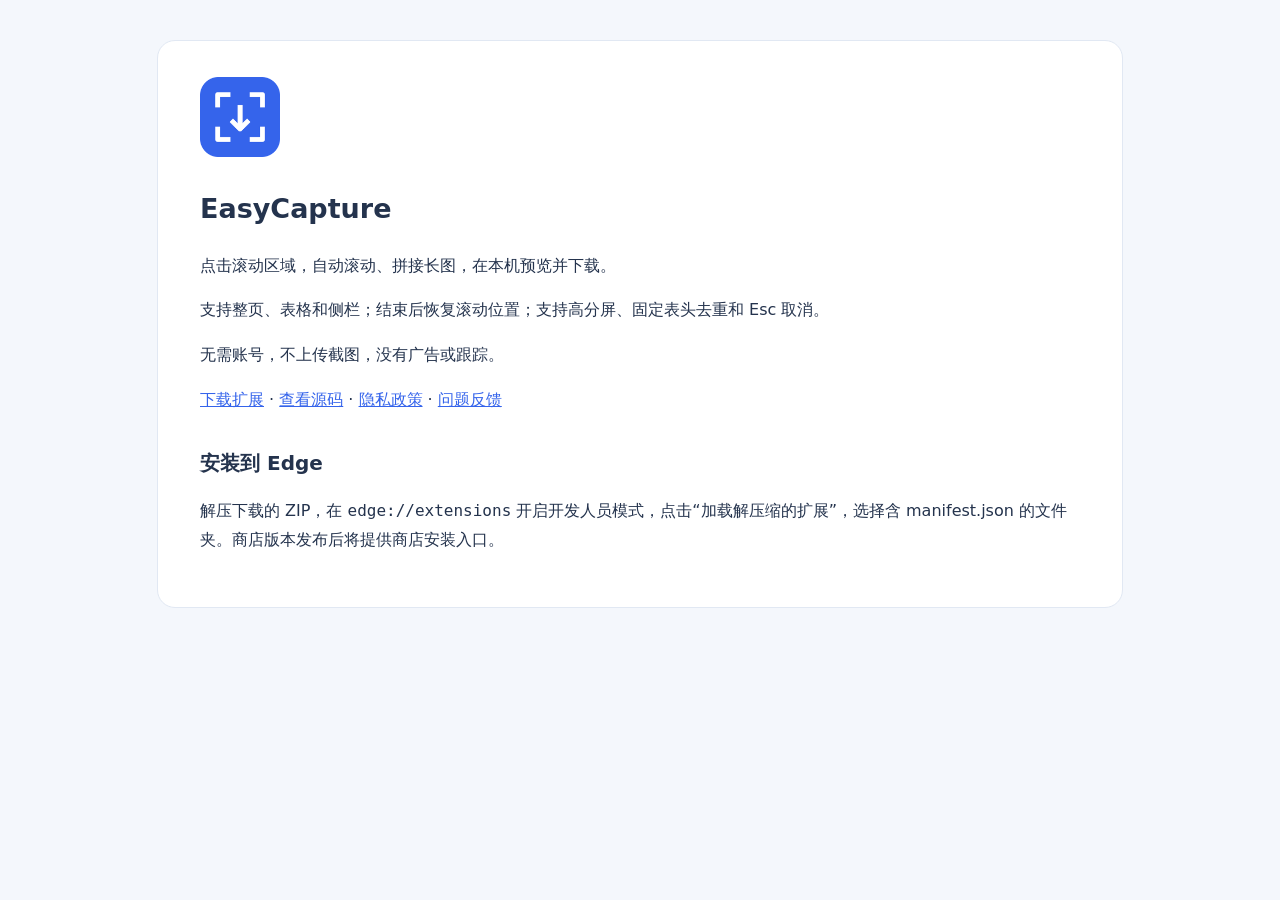
<file: docs/index.html>
<!doctype html><html lang="zh-CN"><meta charset="utf-8"><meta name="viewport" content="width=device-width,initial-scale=1"><title>EasyCapture · 区域长截图</title><style>body{margin:0;background:#f4f7fc;color:#24334d;font:16px/1.8 system-ui,"Microsoft YaHei",sans-serif}main{max-width:880px;margin:40px auto;background:white;padding:36px 42px;border:1px solid #e1e8f3;border-radius:18px}h1{font-size:27px}h2{font-size:20px;margin-top:30px}a{color:#3564eb}hr{margin:40px 0;border:0;border-top:1px solid #dce5f3}@media(max-width:640px){main{margin:0;padding:24px;border:0;border-radius:0}}</style><main><img src="icon.png" width="80" height="80" alt="EasyCapture"><h1>EasyCapture</h1><p>点击滚动区域，自动滚动、拼接长图，在本机预览并下载。</p><p>支持整页、表格和侧栏；结束后恢复滚动位置；支持高分屏、固定表头去重和 Esc 取消。</p><p>无需账号，不上传截图，没有广告或跟踪。</p><p><a href="https://github.com/wutaiqiang/EasyCapture/releases/latest">下载扩展</a> · <a href="https://github.com/wutaiqiang/EasyCapture">查看源码</a> · <a href="privacy-policy.html">隐私政策</a> · <a href="https://github.com/wutaiqiang/EasyCapture/issues">问题反馈</a></p><h2>安装到 Edge</h2><p>解压下载的 ZIP，在 <code>edge://extensions</code> 开启开发人员模式，点击“加载解压缩的扩展”，选择含 manifest.json 的文件夹。商店版本发布后将提供商店安装入口。</p></main></html>
</file>
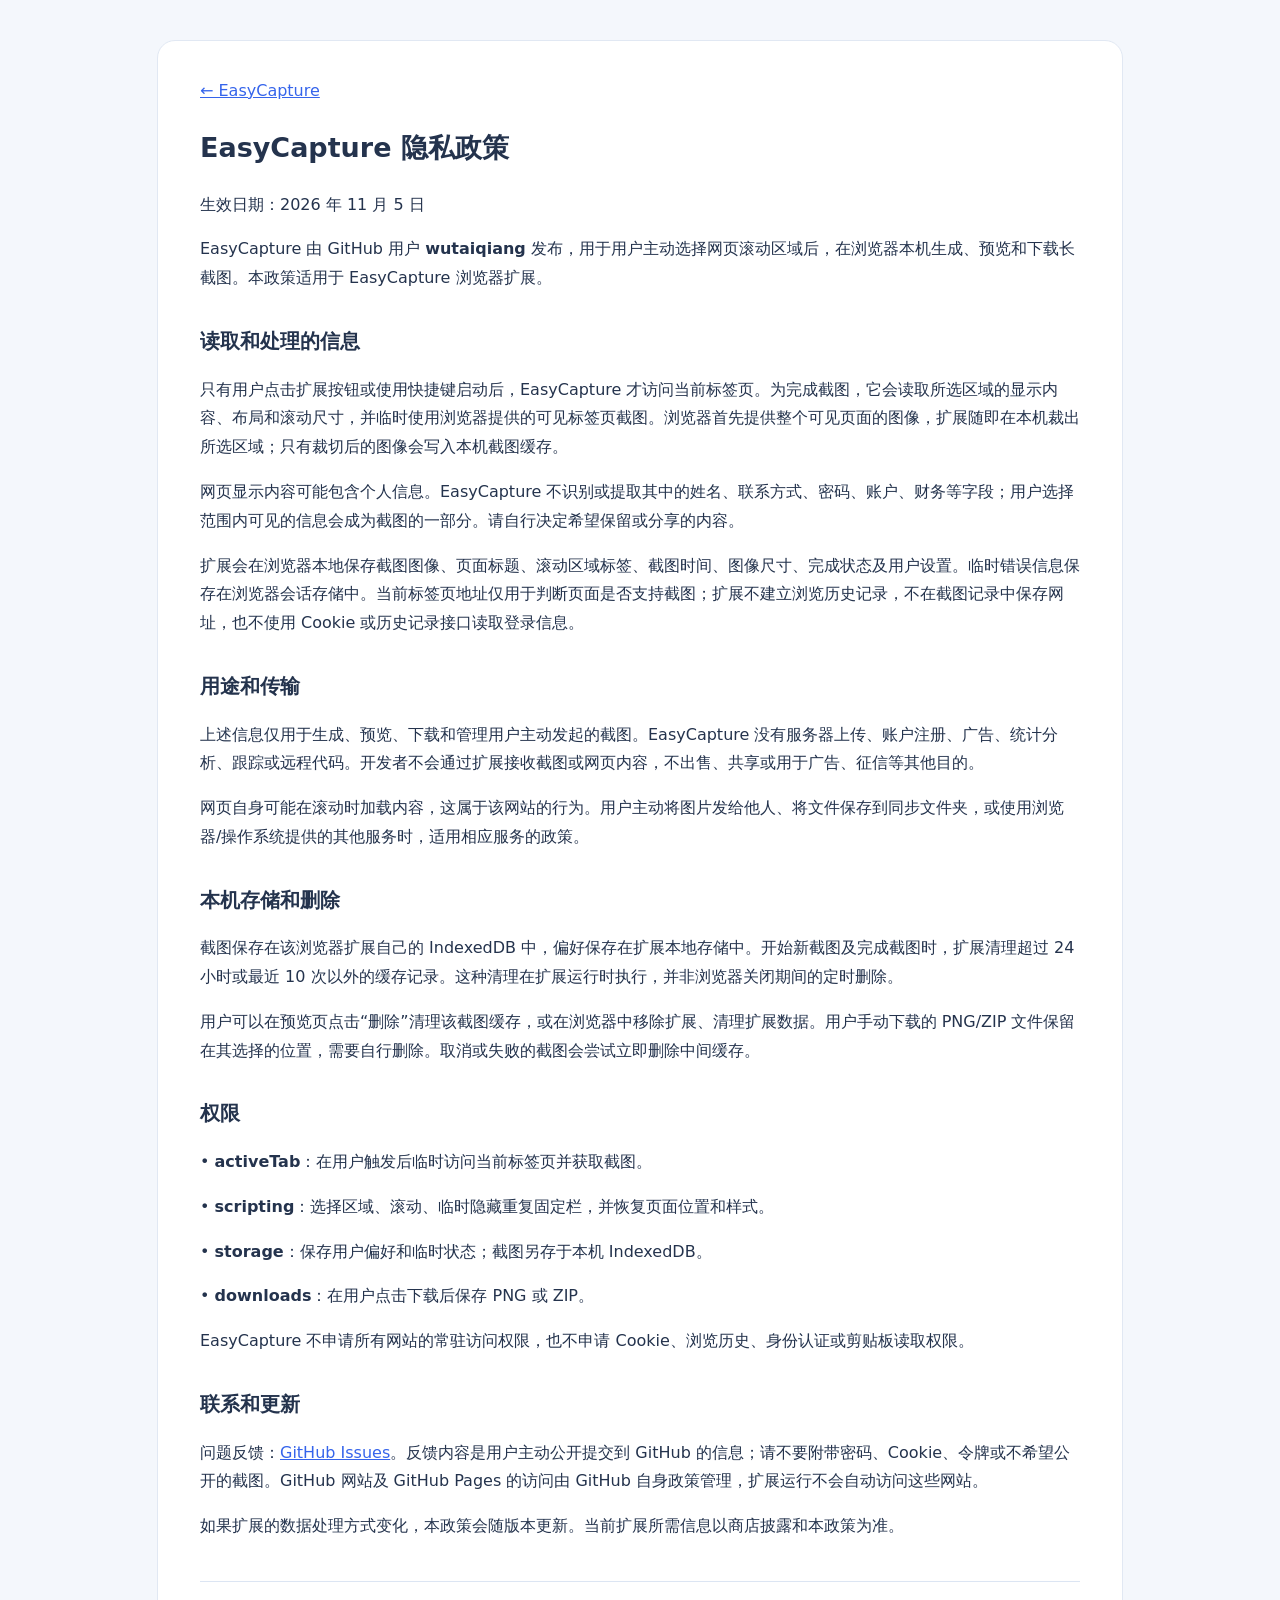
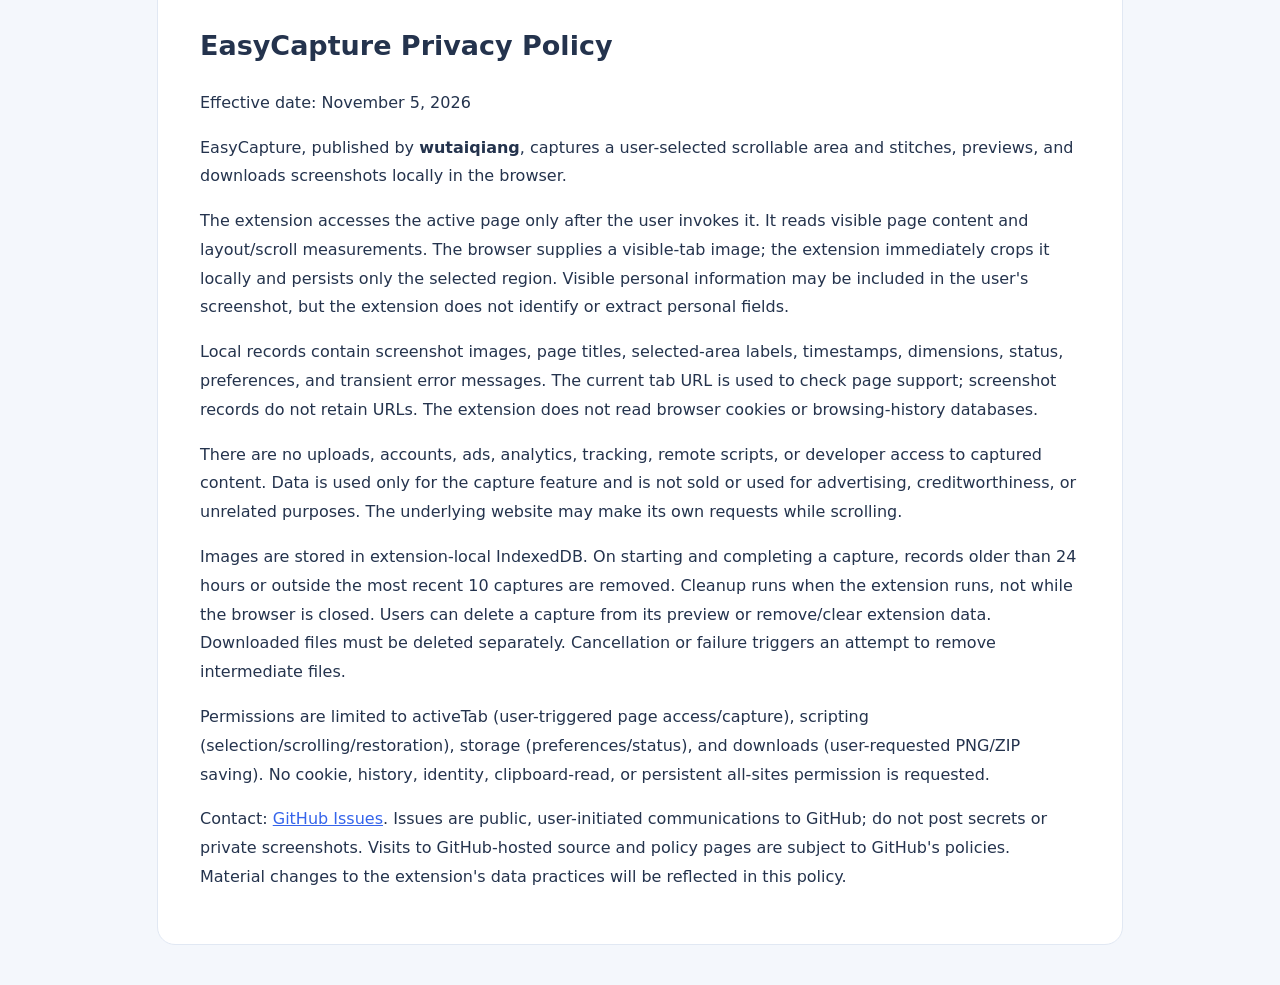
<file: docs/privacy-policy.html>
<!doctype html><html lang="zh-CN"><meta charset="utf-8"><meta name="viewport" content="width=device-width,initial-scale=1"><title>EasyCapture 隐私政策 / Privacy Policy</title><style>body{margin:0;background:#f4f7fc;color:#24334d;font:16px/1.8 system-ui,"Microsoft YaHei",sans-serif}main{max-width:880px;margin:40px auto;background:white;padding:36px 42px;border:1px solid #e1e8f3;border-radius:18px}h1{font-size:27px}h2{font-size:20px;margin-top:30px}a{color:#3564eb}hr{margin:40px 0;border:0;border-top:1px solid #dce5f3}@media(max-width:640px){main{margin:0;padding:24px;border:0;border-radius:0}}</style><main><a href="./">← EasyCapture</a><h1>EasyCapture 隐私政策</h1><p>生效日期：2026 年 11 月 5 日</p><p>EasyCapture 由 GitHub 用户 <strong>wutaiqiang</strong> 发布，用于用户主动选择网页滚动区域后，在浏览器本机生成、预览和下载长截图。本政策适用于 EasyCapture 浏览器扩展。</p><h2>读取和处理的信息</h2><p>只有用户点击扩展按钮或使用快捷键启动后，EasyCapture 才访问当前标签页。为完成截图，它会读取所选区域的显示内容、布局和滚动尺寸，并临时使用浏览器提供的可见标签页截图。浏览器首先提供整个可见页面的图像，扩展随即在本机裁出所选区域；只有裁切后的图像会写入本机截图缓存。</p><p>网页显示内容可能包含个人信息。EasyCapture 不识别或提取其中的姓名、联系方式、密码、账户、财务等字段；用户选择范围内可见的信息会成为截图的一部分。请自行决定希望保留或分享的内容。</p><p>扩展会在浏览器本地保存截图图像、页面标题、滚动区域标签、截图时间、图像尺寸、完成状态及用户设置。临时错误信息保存在浏览器会话存储中。当前标签页地址仅用于判断页面是否支持截图；扩展不建立浏览历史记录，不在截图记录中保存网址，也不使用 Cookie 或历史记录接口读取登录信息。</p><h2>用途和传输</h2><p>上述信息仅用于生成、预览、下载和管理用户主动发起的截图。EasyCapture 没有服务器上传、账户注册、广告、统计分析、跟踪或远程代码。开发者不会通过扩展接收截图或网页内容，不出售、共享或用于广告、征信等其他目的。</p><p>网页自身可能在滚动时加载内容，这属于该网站的行为。用户主动将图片发给他人、将文件保存到同步文件夹，或使用浏览器/操作系统提供的其他服务时，适用相应服务的政策。</p><h2>本机存储和删除</h2><p>截图保存在该浏览器扩展自己的 IndexedDB 中，偏好保存在扩展本地存储中。开始新截图及完成截图时，扩展清理超过 24 小时或最近 10 次以外的缓存记录。这种清理在扩展运行时执行，并非浏览器关闭期间的定时删除。</p><p>用户可以在预览页点击“删除”清理该截图缓存，或在浏览器中移除扩展、清理扩展数据。用户手动下载的 PNG/ZIP 文件保留在其选择的位置，需要自行删除。取消或失败的截图会尝试立即删除中间缓存。</p><h2>权限</h2><p>• <strong>activeTab</strong>：在用户触发后临时访问当前标签页并获取截图。</p><p>• <strong>scripting</strong>：选择区域、滚动、临时隐藏重复固定栏，并恢复页面位置和样式。</p><p>• <strong>storage</strong>：保存用户偏好和临时状态；截图另存于本机 IndexedDB。</p><p>• <strong>downloads</strong>：在用户点击下载后保存 PNG 或 ZIP。</p><p>EasyCapture 不申请所有网站的常驻访问权限，也不申请 Cookie、浏览历史、身份认证或剪贴板读取权限。</p><h2>联系和更新</h2><p>问题反馈：<a href="https://github.com/wutaiqiang/EasyCapture/issues">GitHub Issues</a>。反馈内容是用户主动公开提交到 GitHub 的信息；请不要附带密码、Cookie、令牌或不希望公开的截图。GitHub 网站及 GitHub Pages 的访问由 GitHub 自身政策管理，扩展运行不会自动访问这些网站。</p><p>如果扩展的数据处理方式变化，本政策会随版本更新。当前扩展所需信息以商店披露和本政策为准。</p><hr><h1>EasyCapture Privacy Policy</h1><p>Effective date: November 5, 2026</p><p>EasyCapture, published by <strong>wutaiqiang</strong>, captures a user-selected scrollable area and stitches, previews, and downloads screenshots locally in the browser.</p><p>The extension accesses the active page only after the user invokes it. It reads visible page content and layout/scroll measurements. The browser supplies a visible-tab image; the extension immediately crops it locally and persists only the selected region. Visible personal information may be included in the user&#x27;s screenshot, but the extension does not identify or extract personal fields.</p><p>Local records contain screenshot images, page titles, selected-area labels, timestamps, dimensions, status, preferences, and transient error messages. The current tab URL is used to check page support; screenshot records do not retain URLs. The extension does not read browser cookies or browsing-history databases.</p><p>There are no uploads, accounts, ads, analytics, tracking, remote scripts, or developer access to captured content. Data is used only for the capture feature and is not sold or used for advertising, creditworthiness, or unrelated purposes. The underlying website may make its own requests while scrolling.</p><p>Images are stored in extension-local IndexedDB. On starting and completing a capture, records older than 24 hours or outside the most recent 10 captures are removed. Cleanup runs when the extension runs, not while the browser is closed. Users can delete a capture from its preview or remove/clear extension data. Downloaded files must be deleted separately. Cancellation or failure triggers an attempt to remove intermediate files.</p><p>Permissions are limited to activeTab (user-triggered page access/capture), scripting (selection/scrolling/restoration), storage (preferences/status), and downloads (user-requested PNG/ZIP saving). No cookie, history, identity, clipboard-read, or persistent all-sites permission is requested.</p><p>Contact: <a href="https://github.com/wutaiqiang/EasyCapture/issues">GitHub Issues</a>. Issues are public, user-initiated communications to GitHub; do not post secrets or private screenshots. Visits to GitHub-hosted source and policy pages are subject to GitHub&#x27;s policies. Material changes to the extension&#x27;s data practices will be reflected in this policy.</p></main></html>
</file>
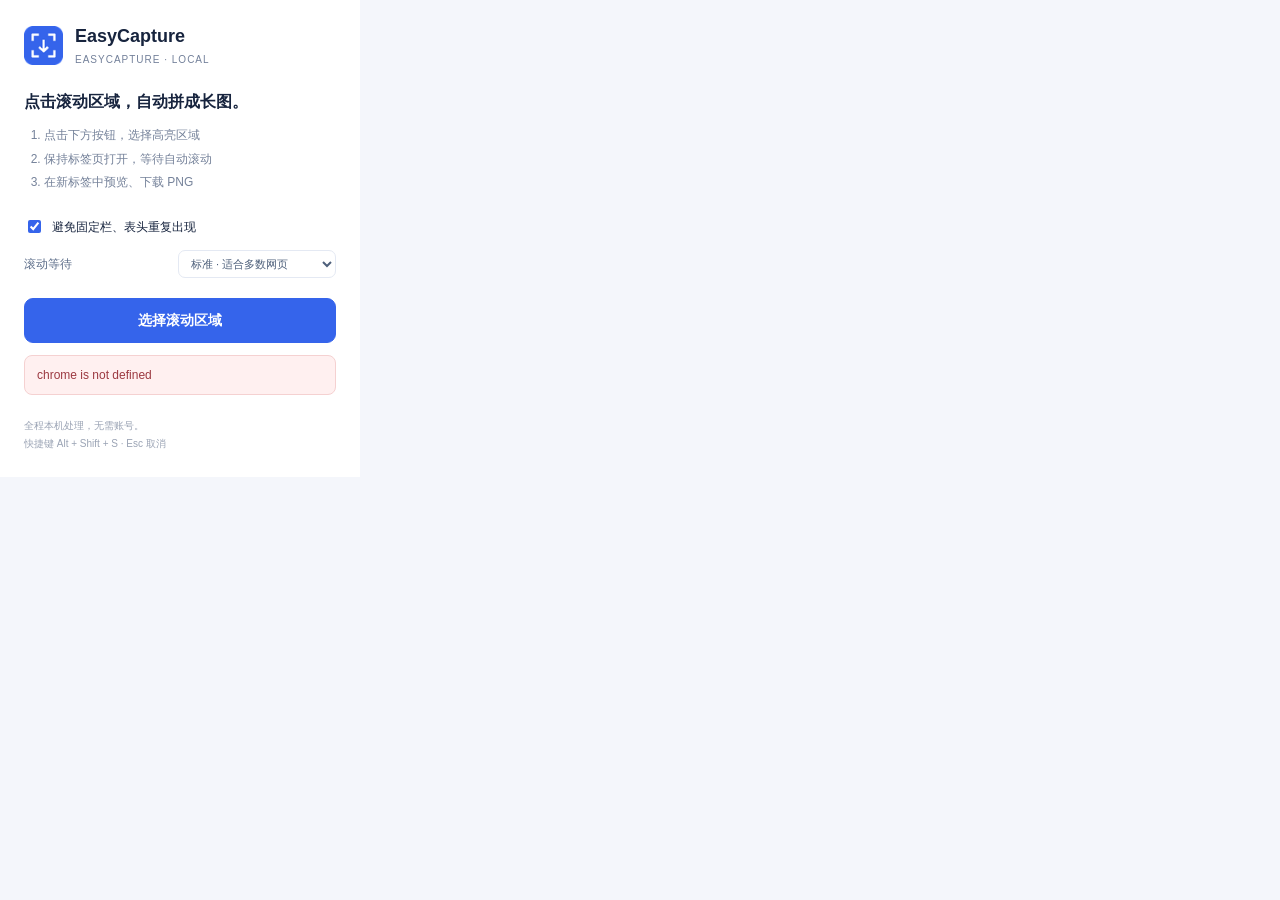
<file: extension/popup.html>
<!doctype html><html lang="zh-CN"><head><meta charset="utf-8"><meta name="viewport" content="width=device-width,initial-scale=1"><title>区域长截图</title><link rel="stylesheet" href="ui.css"></head><body class="popup">
<header class="brand"><img src="icons/48.png" alt=""><div><h1>EasyCapture</h1><p>EASYCAPTURE · LOCAL</p></div></header>
<p class="intro">点击滚动区域，自动拼成长图。</p>
<ol class="steps"><li>点击下方按钮，选择高亮区域</li><li>保持标签页打开，等待自动滚动</li><li>在新标签中预览、下载 PNG</li></ol>
<label class="check"><input type="checkbox" id="sticky" checked><span>避免固定栏、表头重复出现</span></label>
<label class="setting"><span>滚动等待</span><select id="speed"><option value="450">标准 · 适合多数网页</option><option value="1000">慢速 · 等待动态内容加载</option></select></label>
<button id="start" class="primary">选择滚动区域</button><p class="error" id="error" role="alert" hidden></p><p id="status" class="muted" aria-live="polite"></p>
<section id="recent-wrap" hidden><h2>最近的截图</h2><div id="recent"></div></section>
<footer>全程本机处理，无需账号。<br>快捷键 Alt + Shift + S · Esc 取消</footer>
<script src="shared/db.js"></script><script src="popup.js"></script></body></html>
</file>
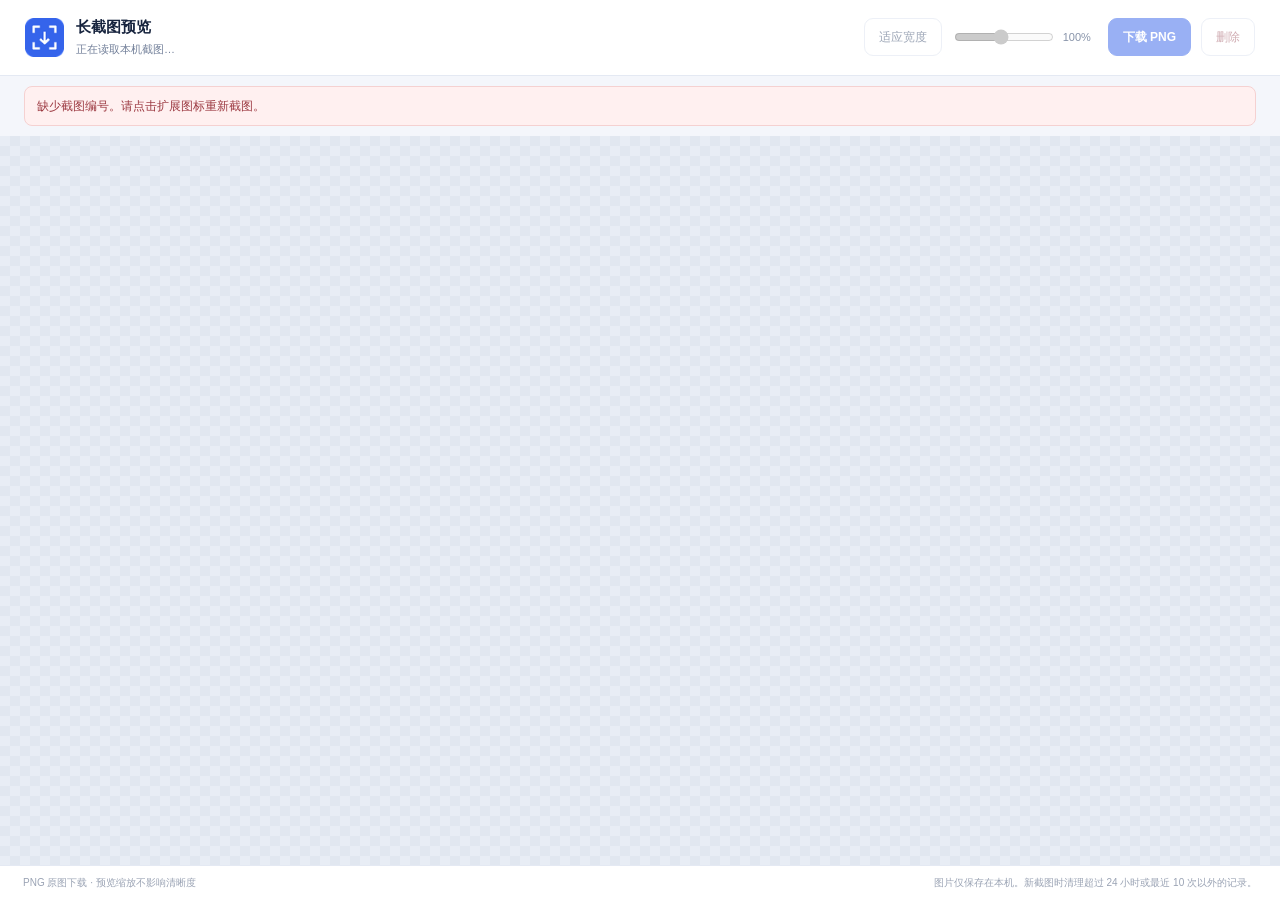
<file: extension/preview.html>
<!doctype html><html lang="zh-CN"><head><meta charset="utf-8"><meta name="viewport" content="width=device-width,initial-scale=1"><title>长截图预览 · EasyCapture</title><link rel="stylesheet" href="ui.css"></head><body class="preview">
<header class="toolbar"><div class="brand"><img src="icons/48.png" alt=""><div><h1 id="title">长截图预览</h1><p id="meta">正在读取本机截图…</p></div></div><div class="actions"><button id="fit" disabled>适应宽度</button><label class="zoom-label"><span class="sr-only">预览缩放</span><input type="range" id="zoom" min="10" max="200" value="100" disabled><output id="zoom-value">100%</output></label><button id="download" class="primary" disabled>下载 PNG</button><button id="delete" class="danger" disabled>删除</button></div></header>
<div class="notice" id="notice" hidden></div><div class="error preview-error" id="error" role="alert" hidden></div>
<main class="viewer" id="viewer"><div class="empty" id="loading">正在加载预览…</div><div class="image-stack" id="images"></div></main>
<footer class="preview-footer"><span>PNG 原图下载 · 预览缩放不影响清晰度</span><span>图片仅保存在本机。新截图时清理超过 24 小时或最近 10 次以外的记录。</span></footer>
<script src="shared/db.js"></script><script src="shared/zip.js"></script><script src="preview.js"></script></body></html>
</file>
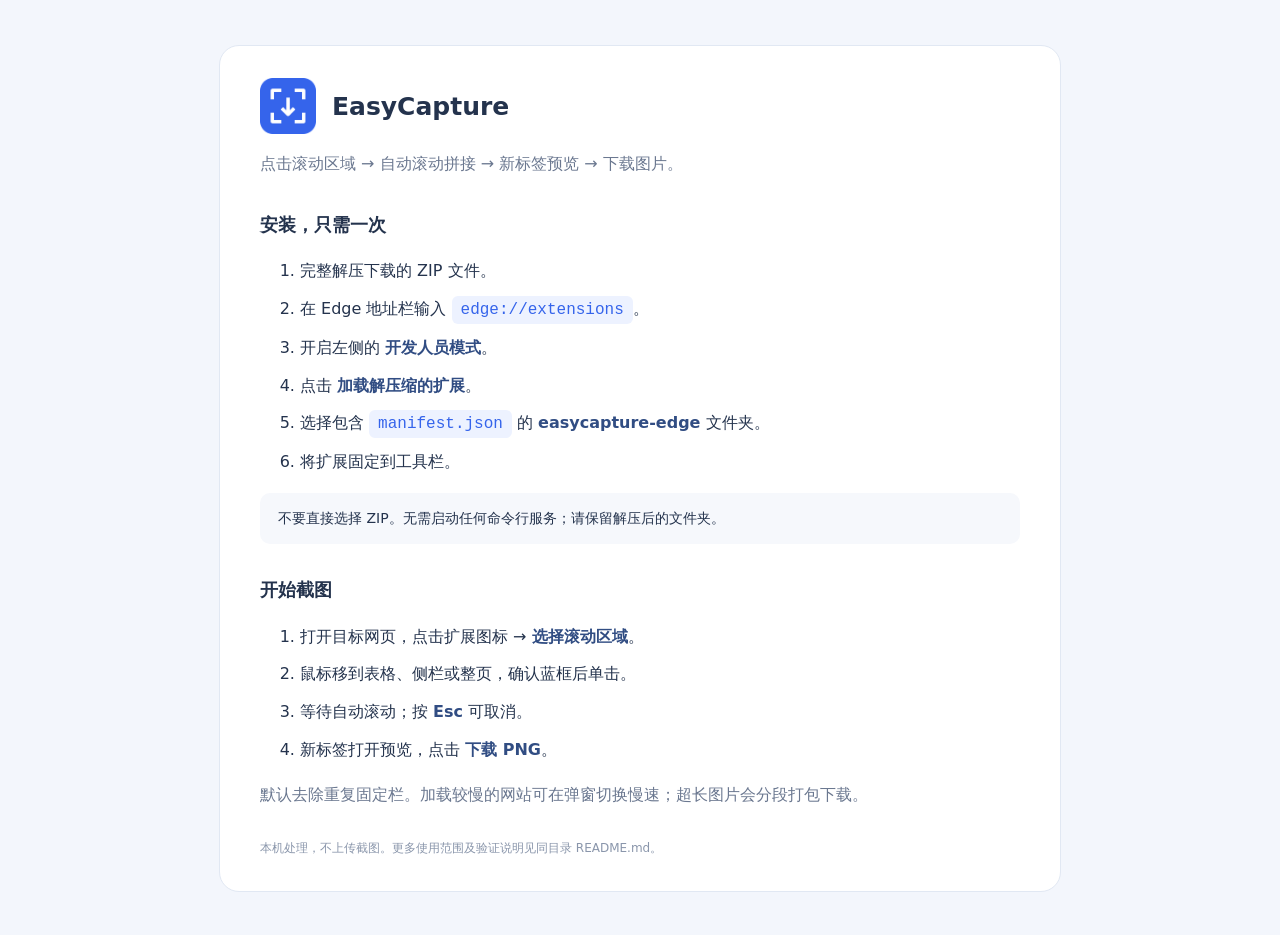
<file: extension/安装说明.html>
<!doctype html><html lang="zh-CN"><meta charset="utf-8"><meta name="viewport" content="width=device-width,initial-scale=1"><title>安装区域长截图到 Edge</title><style>body{font:16px/1.8 system-ui,"Microsoft YaHei",sans-serif;color:#24334d;background:#f3f6fc;margin:0;padding:45px 20px}main{max-width:760px;margin:auto;background:white;border:1px solid #e1e8f3;border-radius:20px;padding:32px 40px}header{display:flex;align-items:center;gap:16px}img{width:56px;height:56px}h1{margin:0;font-size:25px}h2{font-size:18px;margin-top:30px}p{color:#6b7890}li{margin:9px 0}code{background:#edf2ff;color:#3564eb;padding:5px 9px;border-radius:6px}strong{color:#314d83}.note{padding:13px 18px;background:#f6f8fc;border-radius:10px;font-size:14px}footer{font-size:12px;color:#8a96ab;margin-top:28px}@media(max-width:600px){main{padding:24px}body{padding:20px 12px}}</style><main><header><img src="icons/128.png" alt=""><h1>EasyCapture</h1></header><p>点击滚动区域 → 自动滚动拼接 → 新标签预览 → 下载图片。</p><h2>安装，只需一次</h2><ol><li>完整解压下载的 ZIP 文件。</li><li>在 Edge 地址栏输入 <code>edge://extensions</code>。</li><li>开启左侧的 <strong>开发人员模式</strong>。</li><li>点击 <strong>加载解压缩的扩展</strong>。</li><li>选择包含 <code>manifest.json</code> 的 <strong>easycapture-edge</strong> 文件夹。</li><li>将扩展固定到工具栏。</li></ol><div class="note">不要直接选择 ZIP。无需启动任何命令行服务；请保留解压后的文件夹。</div><h2>开始截图</h2><ol><li>打开目标网页，点击扩展图标 → <strong>选择滚动区域</strong>。</li><li>鼠标移到表格、侧栏或整页，确认蓝框后单击。</li><li>等待自动滚动；按 <strong>Esc</strong> 可取消。</li><li>新标签打开预览，点击 <strong>下载 PNG</strong>。</li></ol><p>默认去除重复固定栏。加载较慢的网站可在弹窗切换慢速；超长图片会分段打包下载。</p><footer>本机处理，不上传截图。更多使用范围及验证说明见同目录 README.md。</footer></main></html>
</file>
<file: extension/ui.css>
:root{font-family:-apple-system,BlinkMacSystemFont,"Segoe UI","Microsoft YaHei",sans-serif;color:#17243e;background:#f4f6fb;font-size:14px;line-height:1.5;--blue:#3564eb;--muted:#73809a;--line:#e4e9f3}*{box-sizing:border-box}body{margin:0}button,input,select{font:inherit}button{cursor:pointer;border:1px solid #dce3f0;background:white;color:#415373;border-radius:9px;padding:9px 14px}button:disabled{opacity:.5;cursor:default}button:focus-visible,input:focus-visible,select:focus-visible{outline:3px solid #b6c8ff;outline-offset:2px}.primary{color:#fff;background:var(--blue);border-color:var(--blue);font-weight:600}.brand{display:flex;align-items:center;gap:12px;min-width:0}.brand img{width:39px;height:39px}.brand h1{font-size:18px;margin:0;line-height:1.35}.brand p{font-size:10px;color:var(--muted);margin:4px 0 0;letter-spacing:1px}.popup{width:360px;padding:24px;background:#fff}.intro{font-size:16px;font-weight:600;margin:23px 0 10px}.steps{color:#75829a;font-size:12px;padding-left:20px;line-height:1.95;margin:0 0 23px}.check{display:flex;align-items:center;gap:8px;font-size:12px;margin:14px 0}.check input{accent-color:var(--blue)}.setting{display:flex;align-items:center;justify-content:space-between;font-size:12px;color:#5c6d89;gap:12px}.setting select{padding:6px 8px;border:1px solid var(--line);border-radius:7px;background:#fff;font-size:11px;color:#4e607b}.popup>.primary{width:100%;margin-top:20px;padding:11px}.muted{color:var(--muted);font-size:12px}.error{background:#fff0f0;border:1px solid #f5d1d1;color:#9c3941;padding:10px 12px;font-size:12px;border-radius:8px;overflow-wrap:anywhere}footer{color:#9aa3b4;font-size:10px;line-height:1.8;margin-top:22px}#recent-wrap{border-top:1px solid var(--line);margin-top:19px;padding-top:12px}h2{font-size:11px;font-weight:500;color:#8c98ab;margin:0 0 7px}.recent{display:flex;justify-content:space-between;align-items:center;gap:10px;padding:7px 0;width:100%;border:0;text-align:left;background:transparent}.recent span{overflow:hidden;white-space:nowrap;text-overflow:ellipsis;font-size:11px}.recent small{white-space:nowrap;color:#9ba5b7;font-size:10px}.preview{height:100vh;display:flex;flex-direction:column;overflow:hidden}.toolbar{display:flex;align-items:center;justify-content:space-between;gap:20px;padding:17px 25px;background:#fff;border-bottom:1px solid var(--line);flex-shrink:0}.toolbar .brand{flex:1;max-width:55%}.toolbar .brand>div{min-width:0}.toolbar h1{font-size:15px;white-space:nowrap;text-overflow:ellipsis;overflow:hidden}.toolbar .brand p{font-size:11px;letter-spacing:0}.actions{display:flex;align-items:center;gap:10px;flex-wrap:wrap}.actions button{font-size:12px}.danger{color:#a45d69}.zoom-label{display:flex;align-items:center;gap:7px;color:#8793a9;font-size:11px}.zoom-label input{width:100px;accent-color:var(--blue)}.zoom-label output{min-width:35px}.viewer{flex:1;overflow:auto;padding:28px;background-color:#e8edf5;background-image:linear-gradient(45deg,#e1e7f0 25%,transparent 25%),linear-gradient(-45deg,#e1e7f0 25%,transparent 25%),linear-gradient(45deg,transparent 75%,#e1e7f0 75%),linear-gradient(-45deg,transparent 75%,#e1e7f0 75%);background-size:20px 20px;background-position:0 0,0 10px,10px -10px,-10px 0}.image-stack{margin:0 auto;box-shadow:0 8px 45px #1d345422;line-height:0;background:white}.image-stack img{display:block;width:100%;height:auto}.empty{text-align:center;margin:80px auto;color:#8291aa;font-size:15px}.preview-footer{display:flex;justify-content:space-between;gap:15px;margin:0;padding:8px 23px;background:#fff;border-top:1px solid var(--line);flex-shrink:0}.notice{padding:10px 24px;background:#fff5d9;color:#916a28;font-size:12px;flex-shrink:0}.preview-error{margin:10px 24px;flex-shrink:0}.sr-only{position:absolute;width:1px;height:1px;overflow:hidden;clip:rect(0,0,0,0)}[hidden]{display:none!important}@media(max-width:900px){.toolbar{align-items:flex-start;flex-direction:column;padding:14px 18px;gap:12px}.toolbar .brand{max-width:100%}.zoom-label input{width:75px}.preview-footer{flex-direction:column;gap:0;font-size:9px}.viewer{padding:16px}}
</file>
